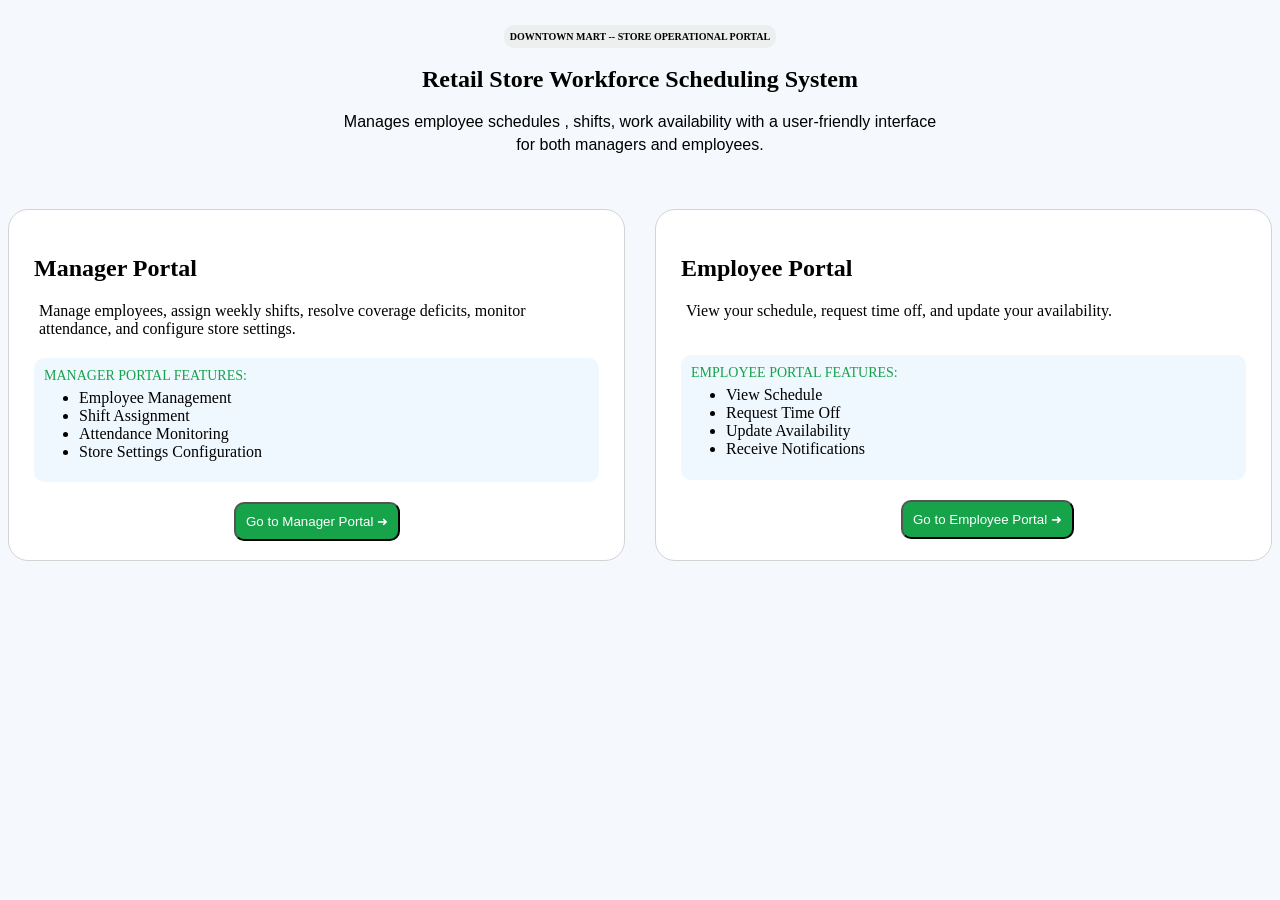
<file: index.html>
<!DOCTYPE html>
<html lang="en">
<head>
    <meta charset="UTF-8">
    <meta name="viewport" content="width=device-width, initial-scale=1.0">
    <title>Retail Shop-Status </title>
    <link rel="stylesheet" href="style.css">
</head>
<body>
    <div class="RoleSection">
        <h5>DOWNTOWN MART -- STORE OPERATIONAL PORTAL</h5>
        <h2>Retail Store Workforce Scheduling System</h2>
        <p>Manages employee schedules , shifts, work availability with a user-friendly interface</p>
        <p>           for both managers and employees.          </p>

    </div>
    <div class="roles">
    <section class="manager">
        <h2>Manager Portal</h2>
        <p>Manage employees, assign weekly shifts, resolve coverage deficits, monitor attendance, and configure store settings.</p>
        <div class="box1">
            <p class="m1">MANAGER PORTAL FEATURES:</p>
            <ul>
                <li>Employee Management</li>
                <li>Shift Assignment</li>
                <li>Attendance Monitoring</li>
                <li>Store Settings Configuration</li>
        </div>
<button class="btn1" onclick="window.location.href='mlogin.html'">
    Go to Manager Portal ➜
</button>    </section>  
    <section class="employee">
        <h2>Employee Portal</h2>
        <p>View your schedule, request time off, and update your availability.</p>
        <div class="box2">
            <p class="m2">EMPLOYEE PORTAL FEATURES:</p>
            <ul>
                <li>View Schedule</li>
                <li>Request Time Off</li>
                <li>Update Availability</li>
                <li>Receive Notifications</li>
                
            </ul>
             </div>
        <button class="btn2" onclick="window.location.href='elogin.html'">
    Go to Employee Portal ➜
</button>    </section>  
   
</body>
</html>
</file>
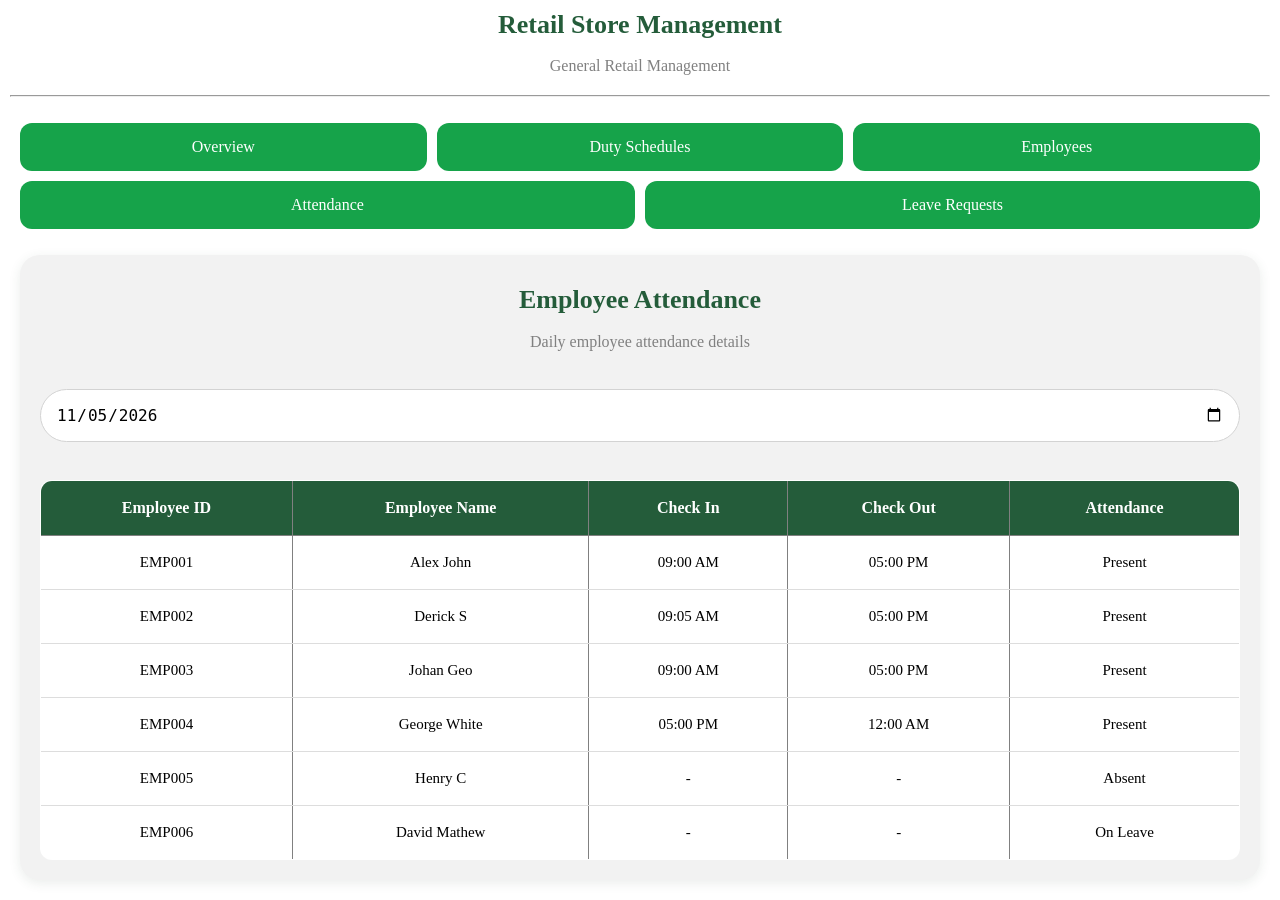
<file: attendance.html>
<!DOCTYPE html>
<html lang="en">

<head>
    <meta charset="UTF-8">
    <meta name="viewport" content="width=device-width, initial-scale=1.0">
    <title>Attendance</title>
    <link rel="stylesheet" href="pages.css">
</head>

<body>

    <h1 class="title">Retail Store Management</h1>
    <p id="under-title">General Retail Management</p>
    <hr>

    <nav class="nav">
        <ul>
            <li><a href="mdashboard.html">Overview</a></li>
            <li><a href="duty.html">Duty Schedules</a></li>
            <li><a href="employeelist.html">Employees</a></li>
            <li><a href="attendance.html">Attendance</a></li>
            <li><a href="leave.html">Leave Requests</a></li>
        </ul>
    </nav>

    <div class="firstbg">

        <h1 class="title">Employee Attendance</h1>
        <p id="under-title">Daily employee attendance details</p>

        <br>

        <input type="date" value="2026-11-05">

        <br><br>

        <table border="1" cellpadding="15" cellspacing="0" width="100%">

            <tr>
                <th class="theading">Employee ID</th>
                <th class="theading">Employee Name</th>
                <th class="theading">Check In</th>
                <th class="theading">Check Out</th>
                <th class="theading">Attendance</th>
            </tr>

            <tr>
                <td>EMP001</td>
                <td>Alex John</td>
                <td>09:00 AM</td>
                <td>05:00 PM</td>
                <td>Present</td>
            </tr>

            <tr>
                <td>EMP002</td>
                <td>Derick S</td>
                <td>09:05 AM</td>
                <td>05:00 PM</td>
                <td>Present</td>
            </tr>

            <tr>
                <td>EMP003</td>
                <td>Johan Geo</td>
                <td>09:00 AM</td>
                <td>05:00 PM</td>
                <td>Present</td>
            </tr>

            <tr>
                <td>EMP004</td>
                <td>George White</td>
                <td>05:00 PM</td>
                <td>12:00 AM</td>
                <td>Present</td>
            </tr>

            <tr>
                <td>EMP005</td>
                <td>Henry C</td>
                <td>-</td>
                <td>-</td>
                <td>Absent</td>
            </tr>

            <tr>
                <td>EMP006</td>
                <td>David Mathew</td>
                <td>-</td>
                <td>-</td>
                <td>On Leave</td>
            </tr>

        </table>

    </div>

</body>
</html>
</file>
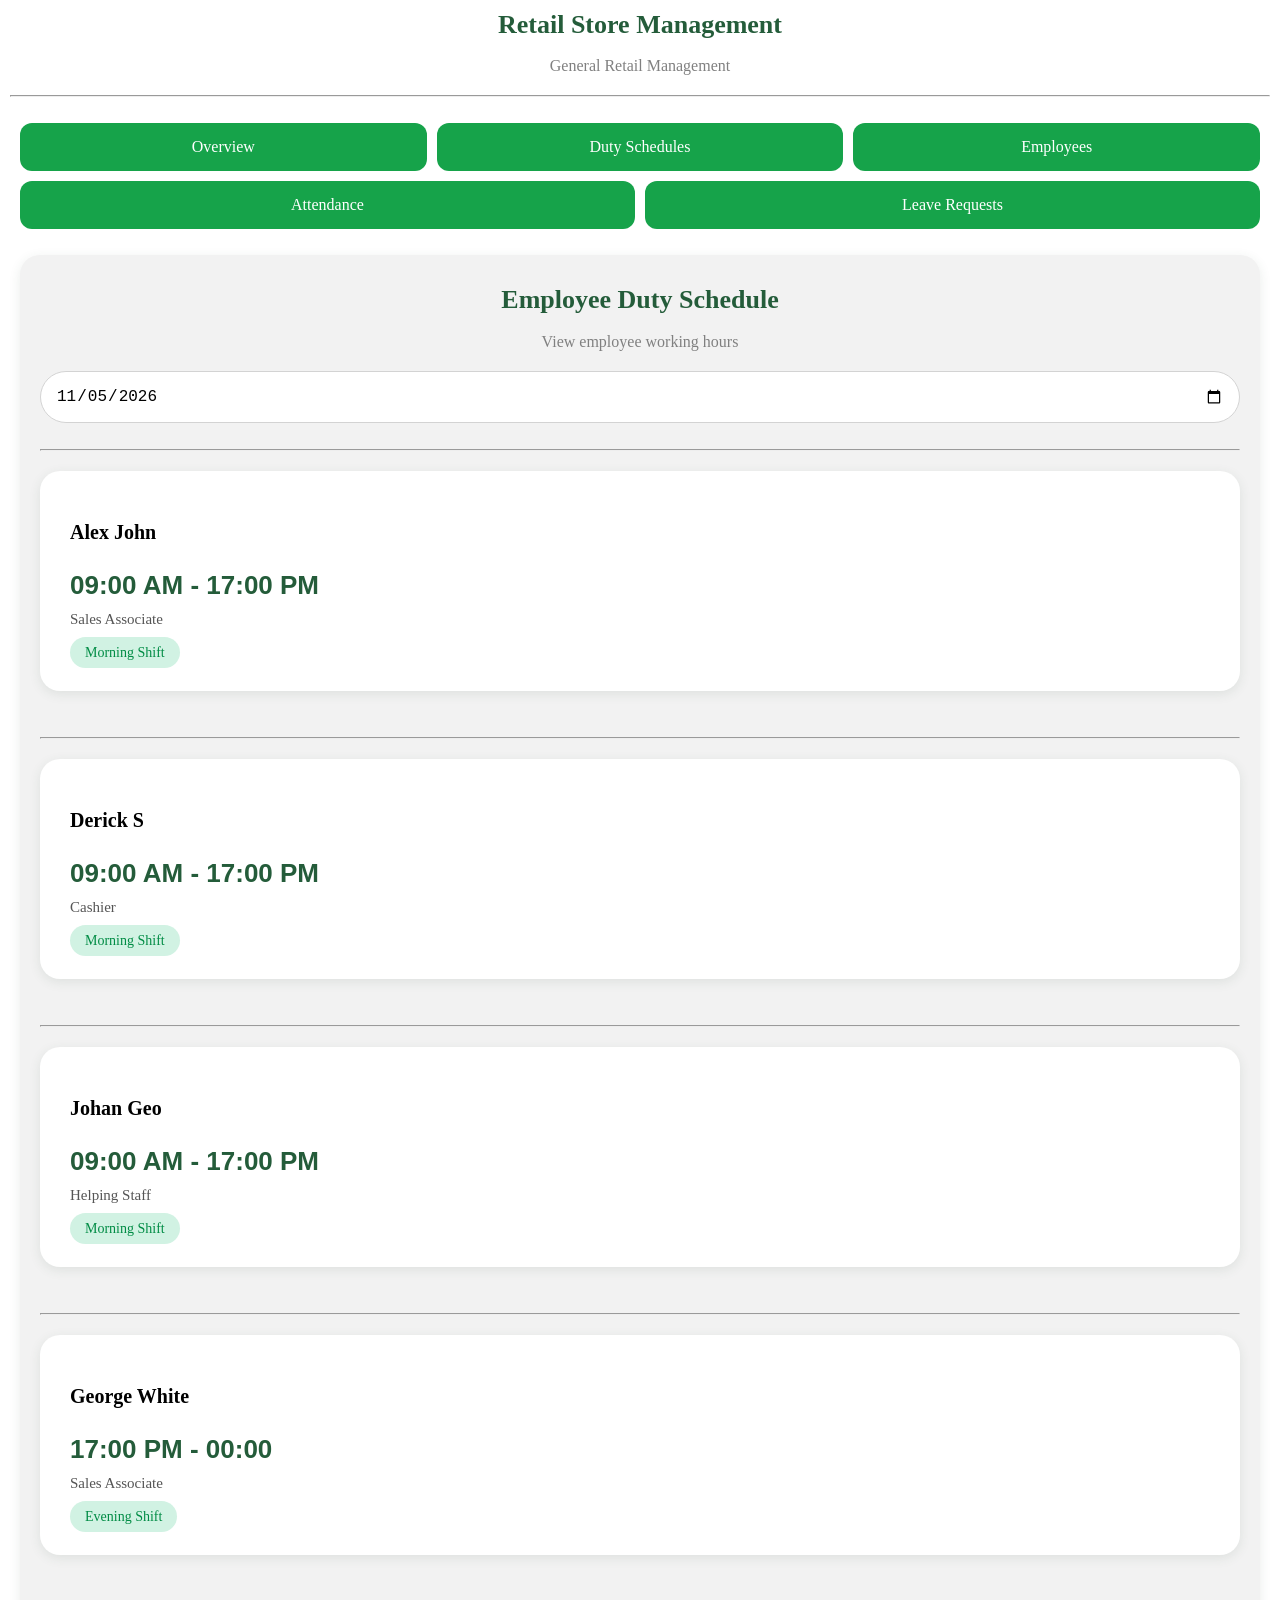
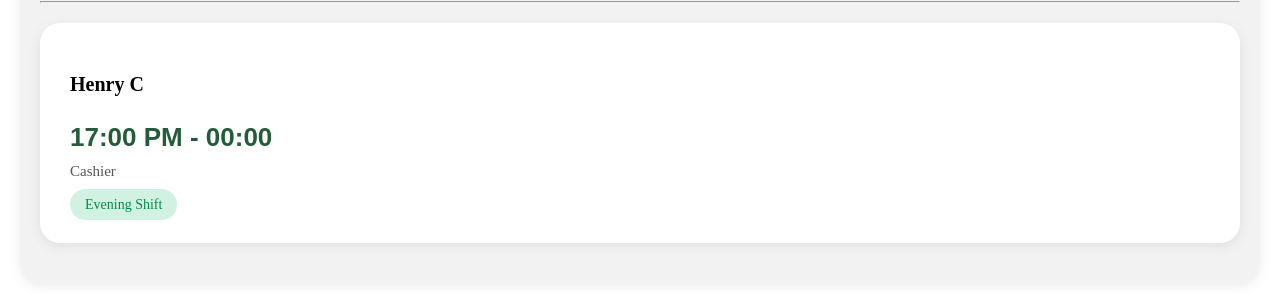
<file: duty.html>
<!DOCTYPE html>
<html lang="en">

<head>
    <meta charset="UTF-8">
    <meta name="viewport" content="width=device-width, initial-scale=1.0">
    <title>Duty Schedule</title>
    <link rel="stylesheet" href="pages.css">
</head>

<body>

    <h1 class="title">Retail Store Management</h1>
    <p id="under-title">General Retail Management</p>
    <hr>

    <nav class="nav">
        <ul>
            <li><a href="mdashboard.html">Overview</a></li>
            <li><a href="duty.html">Duty Schedules</a></li>
            <li><a href="employeelist.html">Employees</a></li>
            <li><a href="attendance.html">Attendance</a></li>
            <li><a href="leave.html">Leave Requests</a></li>
        </ul>
    </nav>

    <div class="ts">

        <h1 class="title">Employee Duty Schedule</h1>
        <p id="under-title">View employee working hours</p>

        <input type="date" value="2026-11-05">

        <br><br>
        <hr>

        <div class="emp1">
            <h3>Alex John</h3>
            <h3 id="t1">09:00 AM - 17:00 PM</h3>
            <p>Sales Associate</p>
            <span>Morning Shift</span>
        </div>

        <br>
        <hr>

        <div class="emp2">
            <h3>Derick S</h3>
            <h3 id="t2">09:00 AM - 17:00 PM</h3>
            <p>Cashier</p>
            <span>Morning Shift</span>
        </div>

        <br>
        <hr>

        <div class="emp3">
            <h3>Johan Geo</h3>
            <h3 id="t3">09:00 AM - 17:00 PM</h3>
            <p>Helping Staff</p>
            <span>Morning Shift</span>
        </div>

        <br>
        <hr>

        <div class="emp4">
            <h3>George White</h3>
            <h3 id="t4">17:00 PM - 00:00</h3>
            <p>Sales Associate</p>
            <span>Evening Shift</span>
        </div>

        <br>
        <hr>

        <div class="emp5">
            <h3>Henry C</h3>
            <h3 id="t5">17:00 PM - 00:00</h3>
            <p>Cashier</p>
            <span>Evening Shift</span>
        </div>

    </div>

</body>
</html>
</file>
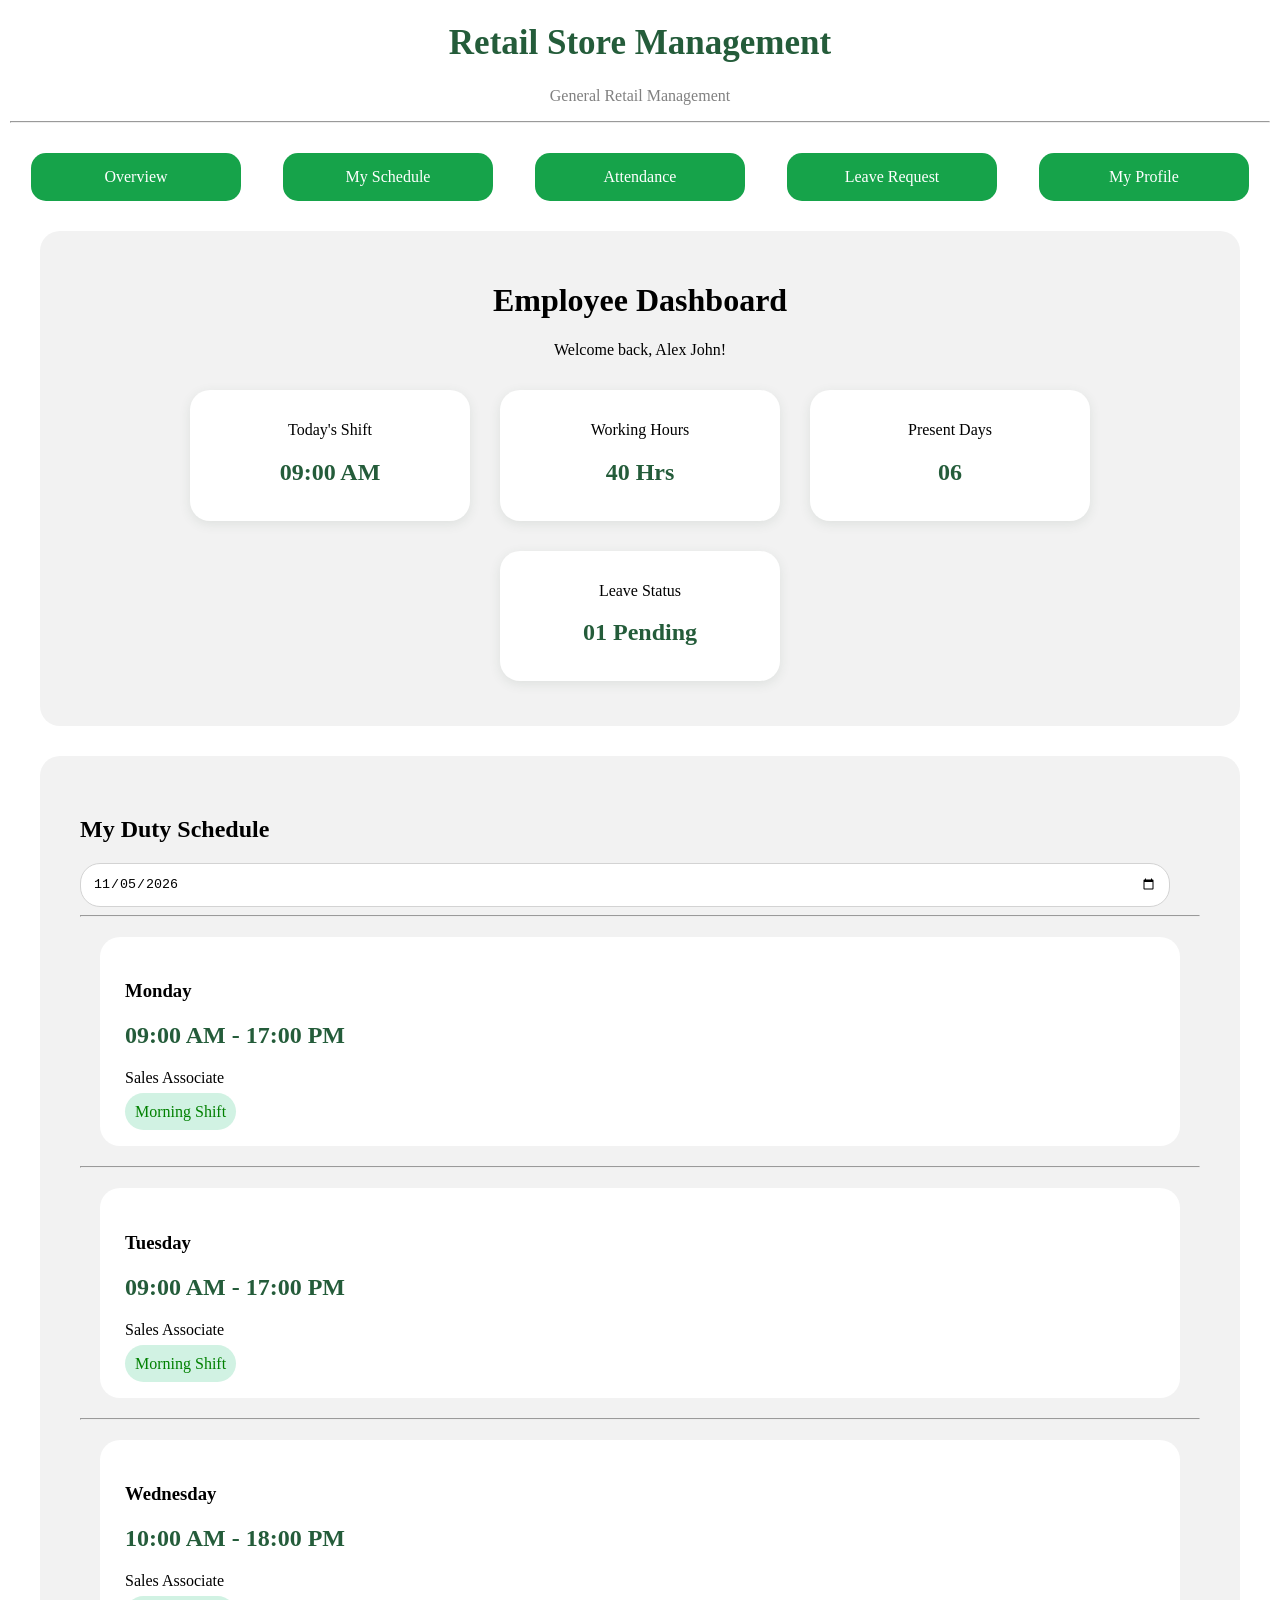
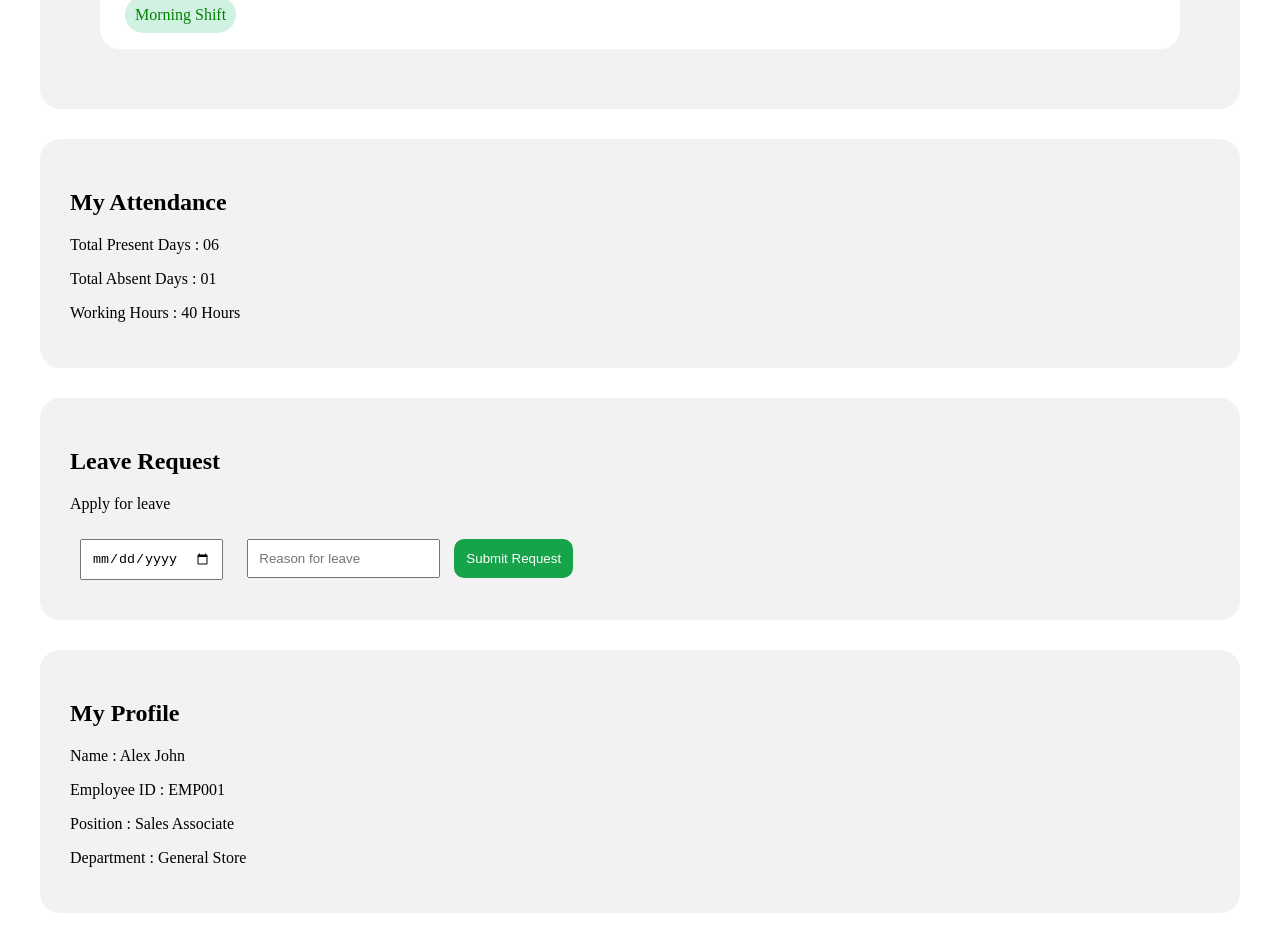
<file: edashboard.html>
<!DOCTYPE html>
<html>
<head>
    <title>Employee Dashboard</title>
     <meta charset="UTF-8">
    <meta name="viewport" content="width=device-width, initial-scale=1.0">
    <link rel="stylesheet" href="edashboard.css">
</head>

<body>

    <h1 class="title">Retail Store Management</h1>
    <p class="subtitle">General Retail Management</p>

    <hr>

    <div class="nav">
        <a href="#">Overview</a>
        <a href="#schedule">My Schedule</a>
        <a href="#attendance">Attendance</a>
        <a href="#leave">Leave Request</a>
        <a href="#profile">My Profile</a>
    </div>

    <div class="main">

        <h1>Employee Dashboard</h1>
        <p>Welcome back, Alex John!</p>

        <div class="cards">

            <div class="box">
                <p>Today's Shift</p>
                <h2>09:00 AM</h2>
            </div>

            <div class="box">
                <p>Working Hours</p>
                <h2>40 Hrs</h2>
            </div>

            <div class="box">
                <p>Present Days</p>
                <h2>06</h2>
            </div>

            <div class="box">
                <p>Leave Status</p>
                <h2>01 Pending</h2>
            </div>

        </div>
    </div>


    <div class="schedule" id="schedule">

        <h2>My Duty Schedule</h2>

        <input type="date" value="2026-11-05">

        <hr>

        <div class="duty">
            <h3>Monday</h3>
            <h2>09:00 AM - 17:00 PM</h2>
            <p>Sales Associate</p>
            <span>Morning Shift</span>
        </div>

        <hr>

        <div class="duty">
            <h3>Tuesday</h3>
            <h2>09:00 AM - 17:00 PM</h2>
            <p>Sales Associate</p>
            <span>Morning Shift</span>
        </div>

        <hr>

        <div class="duty">
            <h3>Wednesday</h3>
            <h2>10:00 AM - 18:00 PM</h2>
            <p>Sales Associate</p>
            <span>Morning Shift</span>
        </div>

    </div>


    <div class="attendance" id="attendance">
        <h2>My Attendance</h2>
        <p>Total Present Days : 06</p>
        <p>Total Absent Days : 01</p>
        <p>Working Hours : 40 Hours</p>
    </div>


    <div class="leave" id="leave">
        <h2>Leave Request</h2>

        <p>Apply for leave</p>

        <input type="date">
        <input type="text" placeholder="Reason for leave">

        <button id="btnL" type="button">Submit Request</button>
    </div>



    <div class="profile" id="profile">
        <h2>My Profile</h2>
        <p>Name : Alex John</p>
        <p>Employee ID : EMP001</p>
        <p>Position : Sales Associate</p>
        <p>Department : General Store</p>
    </div>

</body>
</html>
</file>
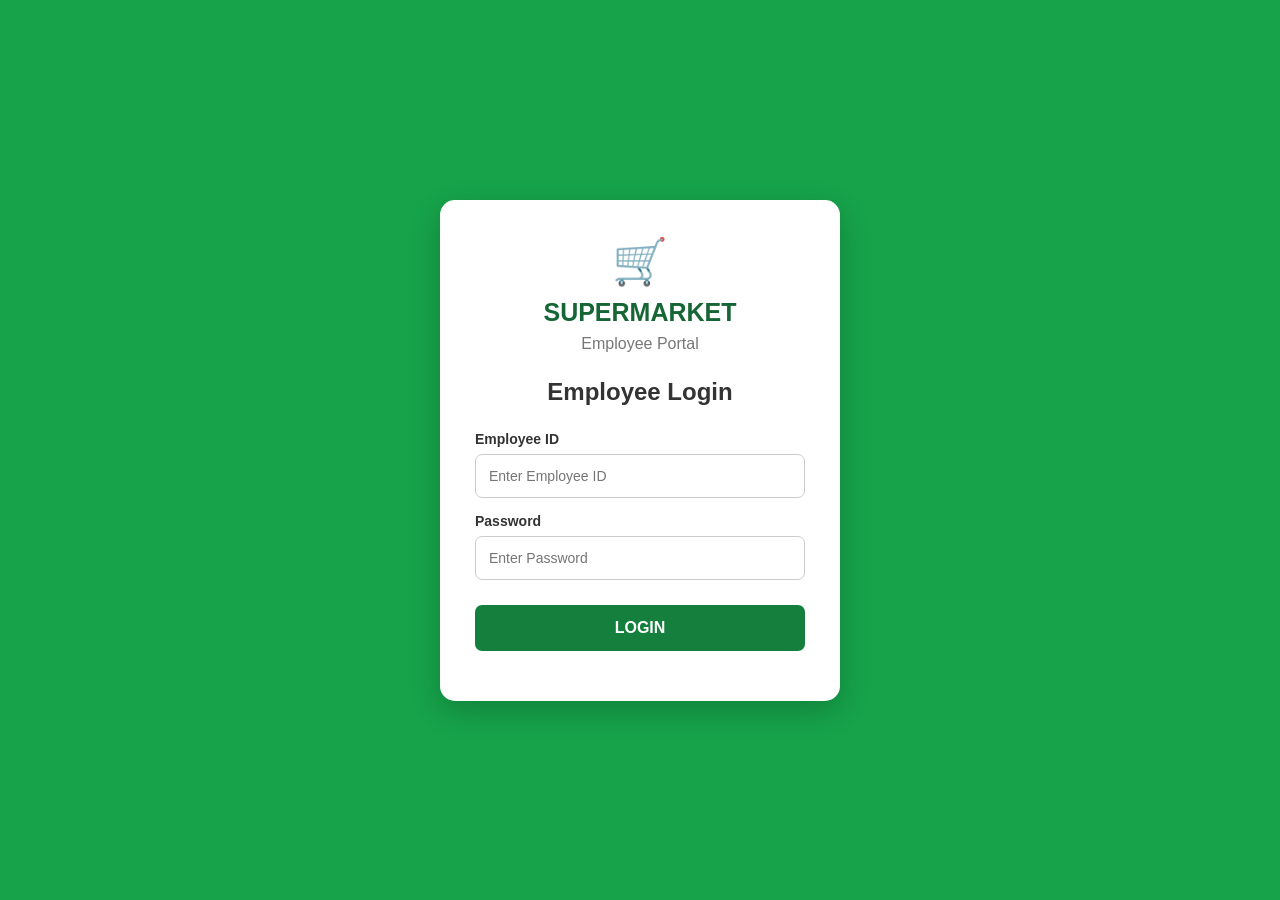
<file: elogin.html>
<!DOCTYPE html>
<html lang="en">

<head>
    <meta charset="UTF-8">
    <meta name="viewport" content="width=device-width, initial-scale=1.0">
    <title>Employee Login | Supermarket</title>
    <link rel="stylesheet" href="elogin.css">
</head>

<body>

    <div class="login-container">

        <div class="logo">🛒</div>

        <h1>SUPERMARKET</h1>
        <p class="subtitle">Employee Portal</p>

        <h2>Employee Login</h2>

        <form id="loginForm">

            <label>Employee ID</label>
            <input type="text" id="employeeId"
                placeholder="Enter Employee ID" required>

            <label>Password</label>
            <input type="password" id="password"
                placeholder="Enter Password" required>

            <button class="btn1" type="button"
                onclick="window.location.href='edashboard.html'">
                LOGIN
            </button>

        </form>

        <p id="message"></p>

    </div>

</body>
</html>
</file>
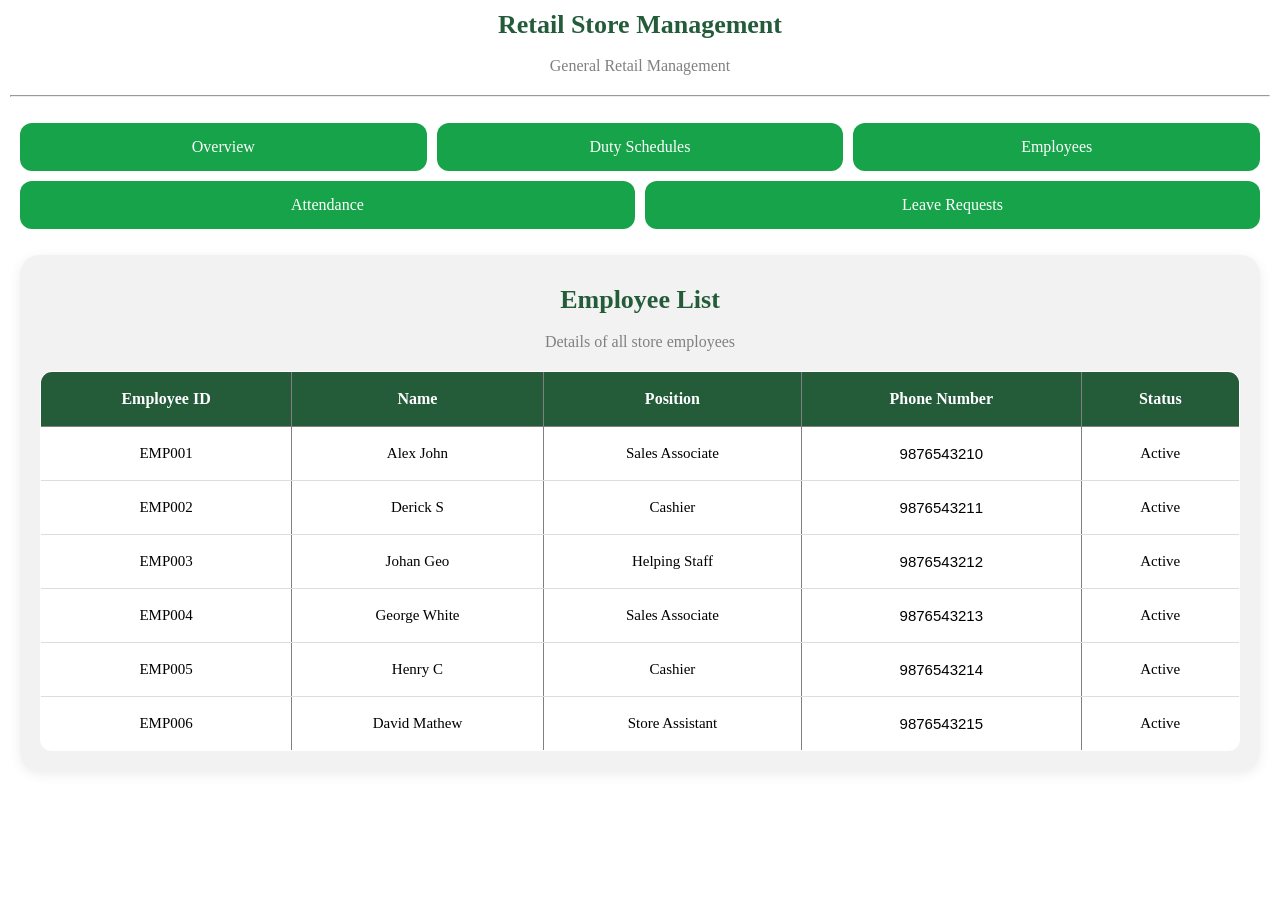
<file: employeelist.html>
<!DOCTYPE html>
<html lang="en">

<head>
    <meta charset="UTF-8">
    <meta name="viewport" content="width=device-width, initial-scale=1.0">
    <title>Employee List</title>
    <link rel="stylesheet" href="pages.css">
</head>

<body>

    <h1 class="title">Retail Store Management</h1>
    <p id="under-title">General Retail Management</p>
    <hr>

    <nav class="nav">
        <ul>
            <li><a href="mdashboard.html">Overview</a></li>
            <li><a href="duty.html">Duty Schedules</a></li>
            <li><a href="employeelist.html">Employees</a></li>
            <li><a href="attendance.html">Attendance</a></li>
            <li><a href="leave.html">Leave Requests</a></li>
        </ul>
    </nav>

    <div class="firstbg">

        <h1 class="title">Employee List</h1>
        <p id="under-title">Details of all store employees</p>

        <table border="1" cellpadding="15" cellspacing="0" width="100%">
            <tr>
                <th class="theading">Employee ID</th>
                <th class="theading">Name</th>
                <th class="theading">Position</th>
                <th class="theading">Phone Number</th>
                <th class="theading">Status</th>
            </tr>

            <tr>
                <td>EMP001</td>
                <td>Alex John</td>
                <td>Sales Associate</td>
                <td id="numb">9876543210</td>
                <td>Active</td>
            </tr>

            <tr>
                <td>EMP002</td>
                <td>Derick S</td>
                <td>Cashier</td>
                <td id="numb">9876543211</td>
                <td>Active</td>
            </tr>

            <tr>
                <td>EMP003</td>
                <td>Johan Geo</td>
                <td>Helping Staff</td>
                <td id="numb">9876543212</td>
                <td>Active</td>
            </tr>

            <tr>
                <td>EMP004</td>
                <td>George White</td>
                <td>Sales Associate</td>
                <td id="numb">9876543213</td>
                <td>Active</td>
            </tr>

            <tr>
                <td>EMP005</td>
                <td>Henry C</td>
                <td>Cashier</td>
                <td id="numb">9876543214</td>
                <td>Active</td>
            </tr>

            <tr>
                <td>EMP006</td>
                <td>David Mathew</td>
                <td>Store Assistant</td>
                <td id="numb">9876543215</td>
                <td>Active</td>
            </tr>
        </table>

    </div>

</body>
</html>
</file>
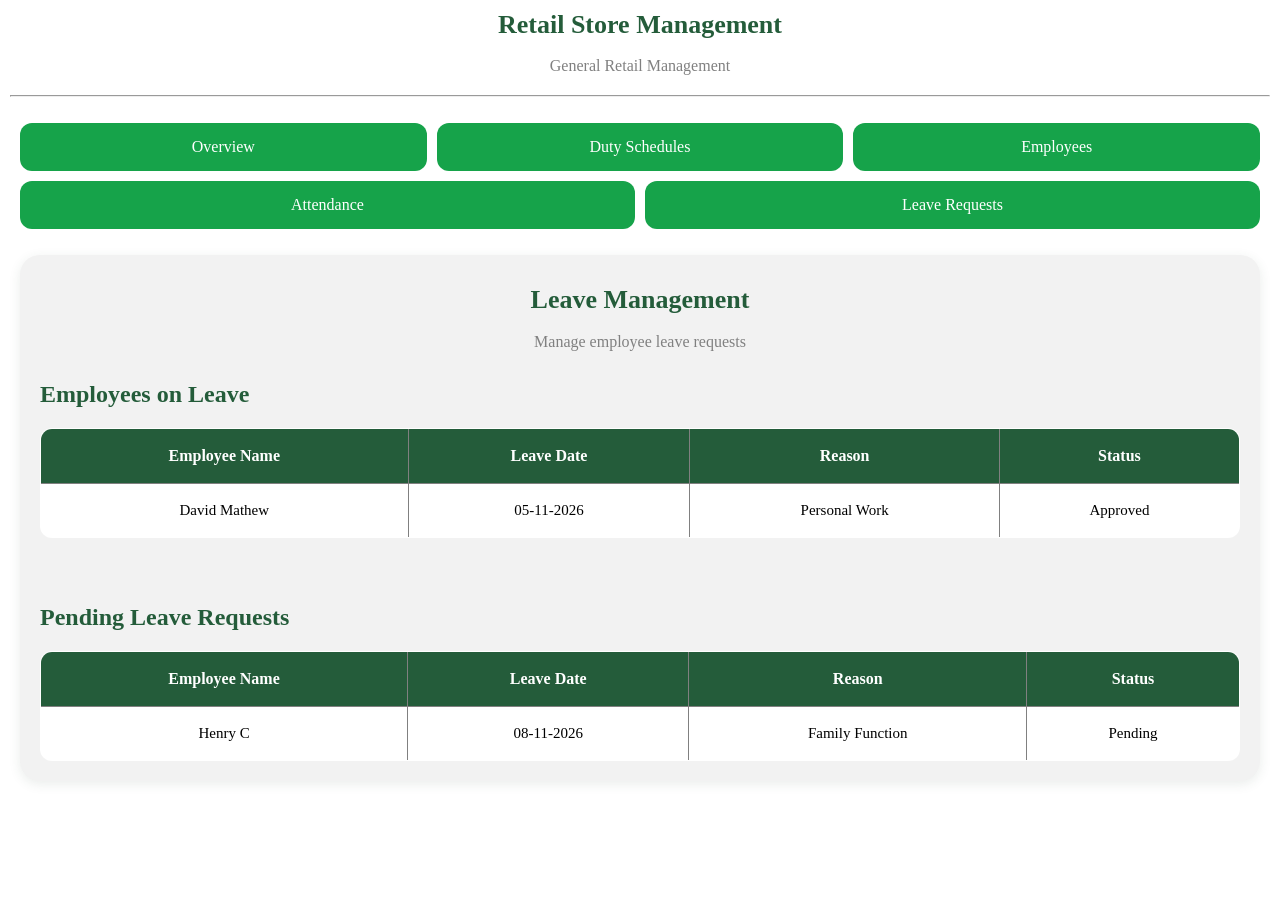
<file: leave.html>
<!DOCTYPE html>
<html lang="en">

<head>
    <meta charset="UTF-8">
    <meta name="viewport" content="width=device-width, initial-scale=1.0">
    <title>Leave Requests</title>
    <link rel="stylesheet" href="pages.css">
</head>

<body>

    <h1 class="title">Retail Store Management</h1>
    <p id="under-title">General Retail Management</p>
    <hr>

    <nav class="nav">
        <ul>
            <li><a href="mdashboard.html">Overview</a></li>
            <li><a href="duty.html">Duty Schedules</a></li>
            <li><a href="employeelist.html">Employees</a></li>
            <li><a href="attendance.html">Attendance</a></li>
            <li><a href="leave.html">Leave Requests</a></li>
        </ul>
    </nav>

    <div class="firstbg">

        <h1 class="title">Leave Management</h1>
        <p id="under-title">Manage employee leave requests</p>

        <h2>Employees on Leave</h2>

        <table border="1" cellpadding="15" cellspacing="0" width="100%">
            <tr>
                <th class="theading">Employee Name</th>
                <th class="theading">Leave Date</th>
                <th class="theading">Reason</th>
                <th class="theading">Status</th>
            </tr>

            <tr>
                <td>David Mathew</td>
                <td>05-11-2026</td>
                <td>Personal Work</td>
                <td>Approved</td>
            </tr>
        </table>

        <br><br>

        <h2>Pending Leave Requests</h2>

        <table border="1" cellpadding="15" cellspacing="0" width="100%">
            <tr>
                <th class="theading">Employee Name</th>
                <th class="theading">Leave Date</th>
                <th class="theading">Reason</th>
                <th class="theading">Status</th>
            </tr>

            <tr>
                <td>Henry C</td>
                <td>08-11-2026</td>
                <td>Family Function</td>
                <td>Pending</td>
            </tr>

        </table>

    </div>

</body>
</html>
</file>
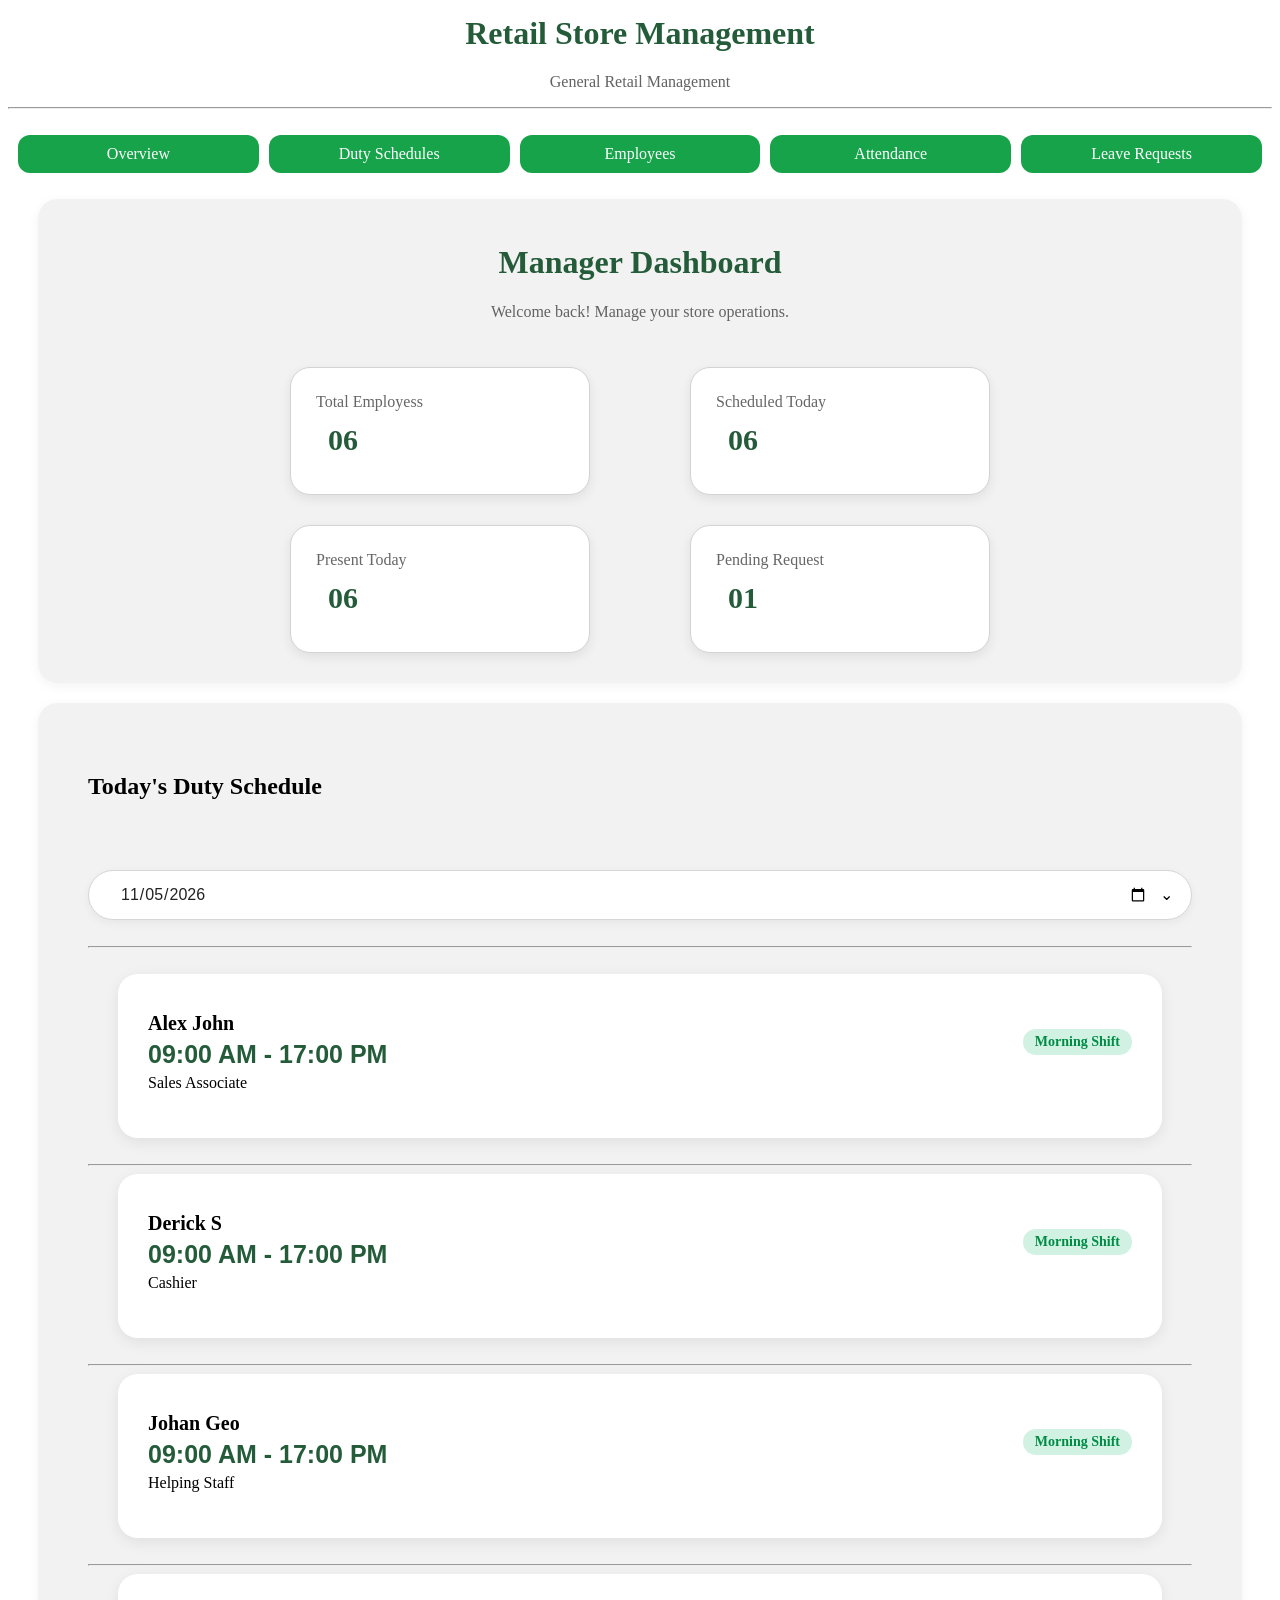
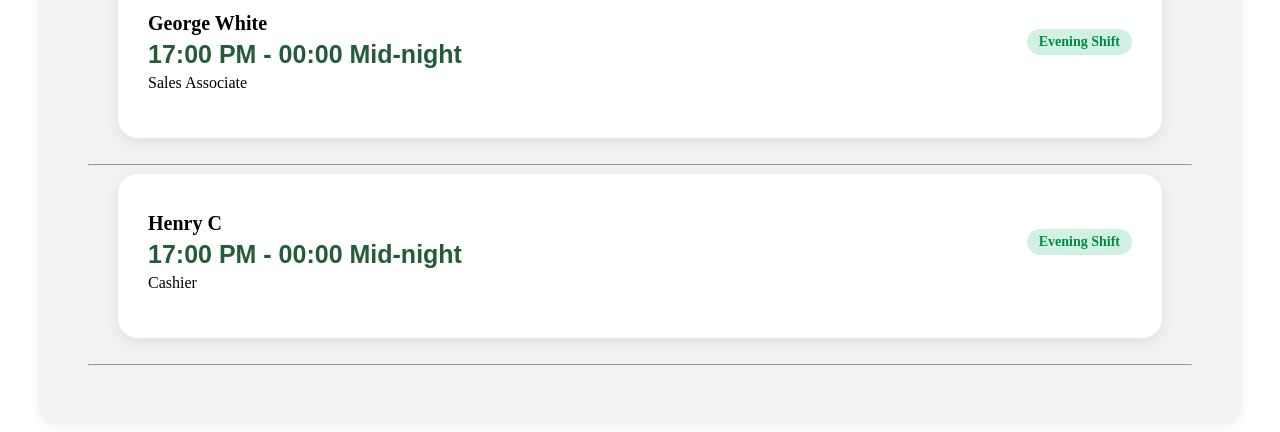
<file: mdashboard.html>
<!DOCTYPE html>
<html lang="en">

<head>
    <meta charset="UTF-8">
    <meta name="viewport" content="width=device-width, initial-scale=1.0">
    <title>Manager Dashboard</title>
    <link rel="stylesheet" href="mdash.css">

</head>

<body>
    <h1 class="title">Retail Store Management</h1>
<p id="under-title">General Retail Management</p>
    <hr>
    <nav class="nav">
        <ul>
            <li><a href="mdashboard.html">Overview</a></li>
            <li><a href="duty.html">Duty Schedules</a></li>
            <li><a href="employeelist.html">Employees</a></li>
            <li><a href="attendance.html">Attendance</a></li>
            <li><a href="leave.html">Leave Requests</a></li>
        </ul>
    </nav>

    <div class="firstbg">


        <h1 class="title">Manager Dashboard</h1>
        <p id="under-title">Welcome back! Manage your store operations.</p>





        <section class="top">
            <div class="employee-count">
                <p>Total Employess</p>
                <h3>06</h3>
            </div>


            <div class="Schedule">
                <p>Scheduled Today</p>
                <h3>06</h3>
            </div>
        </section>


        <section class="bottom">
            <div class="Present">
                <p>Present Today</p>
                <h3>06</h3>
            </div>

            <div class="req">
                <p>Pending Request</p>
                <h3>01</h3>
            </div>
        </section>
    </div>



    <div class="ts">
        <div id="ft">
            <h2>Today's Duty Schedule</h2>
            <h2 id="block">Edit Schedule</h2>
            <br>
            <br>

            <div class="datebox">

                <div class="calendar">
                </div>

                <input type="date" value="2026-11-05" id="date">

                <span class="arrow">⌄</span>
                

            </div>
            <br>
            <hr>
        </div>

        <br>
        <div class="emp1">
            <br>
            <div class="adjust">
            <h3 id="name1">Alex John</h3>
            <div class="shift-container">
                <h3 id="alc1">Morning Shift</h3>
            </div>
            <h3 id="t1">09:00 AM - 17:00 PM</h3>
            <p>Sales Associate</p>
            </div>
        </div>
        <br>
        <hr>

        <div class="emp2">
            <br>
            <div class="adjust2">
            <h3 id="name2">Derick S</h3>
            <div class="shift-container2">
                <h3 id="alc2">Morning Shift</h3>
            </div>
            <h3 id="t2">09:00 AM - 17:00 PM</h3>
            <p>Cashier</p>
            </div>
        </div>
        <br>
        <hr>

        <div class="emp3">
            <br>
            <div class="adjust3">
            <h3 id="name3">Johan Geo</h3>
            <div class="shift-container3">
                <h3 id="alc3">Morning Shift</h3>
            </div>
            <h3 id="t3">09:00 AM - 17:00 PM</h3>
            <p>Helping Staff</p>
            </div>
        </div>
        <br>
        <hr>

        <div class="emp4">
            <br>
            <div class="adjust4">
            <h3 id="name4">George White</h3>
            <div class="shift-container4">
                <h3 id="alc4">Evening Shift</h3>
            </div>
            <h3 id="t4">17:00 PM - 00:00 Mid-night</h3>
            <p>Sales Associate</p>
            </div>
        </div>
        <br>
        <hr>

        <div class="emp5">
            <br>
            <div class="adjust5">
            <h3 id="name5">Henry C</h3>
            <div class="shift-container5">
                <h3 id="alc5">Evening Shift</h3>
            </div>
            <h3 id="t5">17:00 PM - 00:00 Mid-night</h3>
            <p>Cashier</p>
            </div>
        </div>
        <br>
        <hr>

        
    </div>



</body>

</html>
</file>
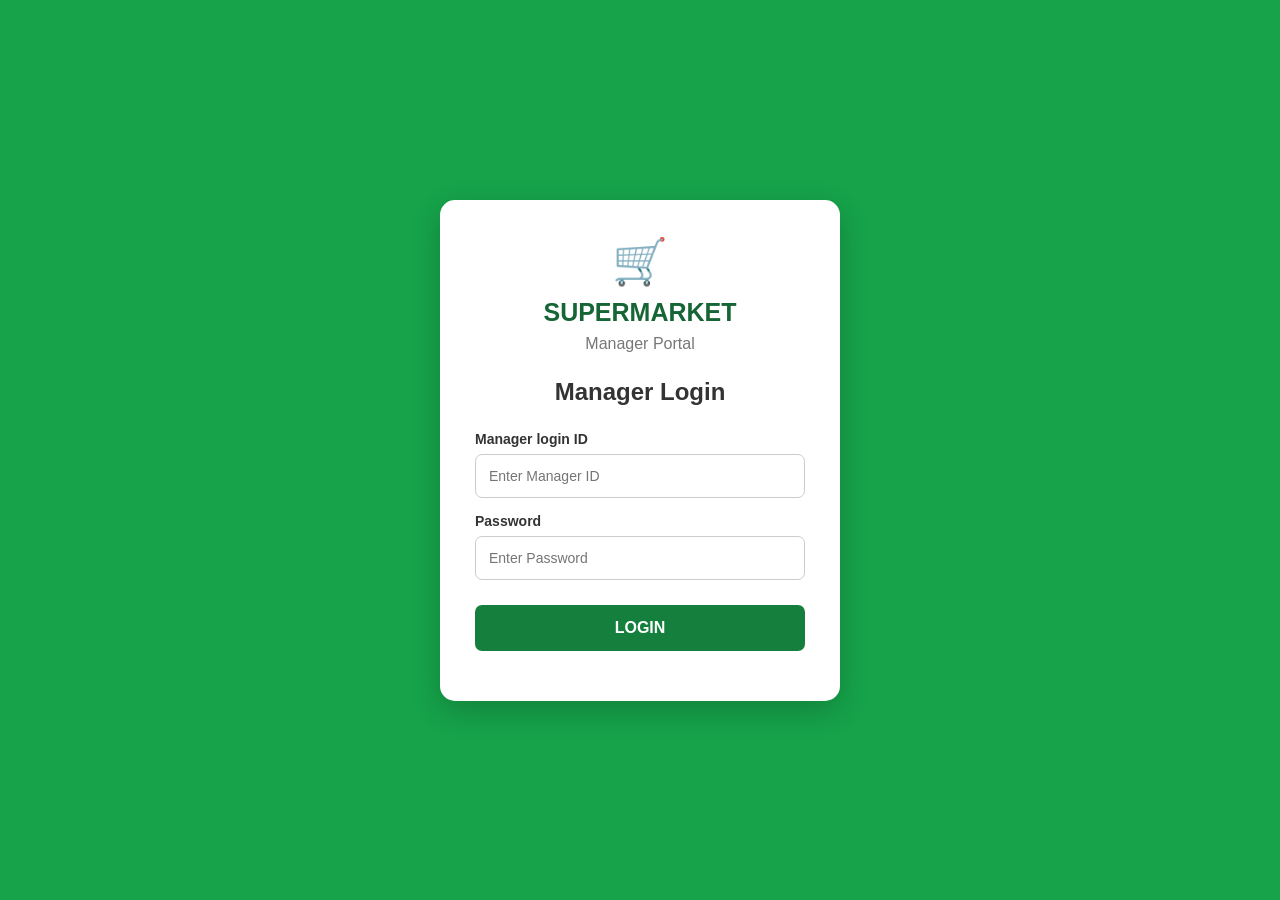
<file: mlogin.html>
<!DOCTYPE html>
<html lang="en">
<head>
    <meta charset="UTF-8">
    <meta name="viewport" content="width=device-width, initial-scale=1.0">
    <title>Employee Login | Supermarket</title>
    <link rel="stylesheet" href="mlogin.css">
</head>
<body>

<div class="login-container">

    <div class="logo">🛒</div>

    <h1>SUPERMARKET</h1>
    <p class="subtitle">Manager Portal</p>

    <h2>Manager Login</h2>

    <form id="form">

        <label>Manager login ID</label>
        <input type="text" id="employeeId"
               placeholder="Enter Manager ID" required>

        <label>Password</label>
        <input type="password" id="password"
               placeholder="Enter Password" required>

        <button class="btn1" type="button" onclick="window.location.href='mdashboard.html'">
    LOGIN
</button>

    </form>

    <p id="message"></p>
</div>

</body>
</html>
</file>
<file: style.css>
body{
    background-color: rgb(245, 249, 253);
}

.RoleSection{
    text-align: center;
}

.RoleSection h5{
    font-size:10px;
    display: inline-block;
    background-color:  #ecefed;
    padding: 6px

}

.RoleSection h5{
    border-radius: 10px;
}

.RoleSection h2{
    margin-top: 2px;
    font-family: tahoma;
}

.RoleSection p{
    font-size: 16px;
    font-family: arial;
    margin-top: 2px;
}

.roles {
    display: flex;
    justify-content: center;
    gap: 30px;
}

.manager,
.employee {
    margin-top: 50px;
    height: 300px;
    width: 600px;
    padding: 25px;
    background-color: white;
    border: 1px solid lightgray;
    border-radius: 20px;
    text-align: left;
}

.box1{
    background-color:aliceblue;
    padding: 5px;
    margin-top: 20px;
    margin-bottom: 20px;
    border-radius: 10px;

}

.box1 ul{
    margin-top: 0px;
}
p{
    margin:5px;
}

.btn1{
    background-color: #16A34A;
    padding: 10px;
    border-radius: 10px;
    text-decoration: none;
    color: white;
    margin-left: 200px;


}

.btn1:hover{
    background-color: #15803D;
    color: white;
}
.btn1{
    align-items: center;
}

.m1{
    font-family:poppins;
    color:#16A34A;
    font-size: 14px;
}



.box2{
    background-color:aliceblue;
    height: 115px;
    padding: 5px;
    margin-top: 35px;
    margin-bottom: 20px;
    border-radius: 10px;

}

.box2 ul{
    margin-top: 0px;
}
p{
    margin:5px;
}

.btn2{
    background-color: #16A34A;
    padding: 10px;
    border-radius: 10px;
    text-decoration: none;
    color: white;
    margin-left: 220px;

}

.btn2:hover{
    background-color:#15803D;
    color: white;
}
.btn2{
    align-items: center;
}

.m2{
    font-family:poppins;
    color:#16A34A;
    font-size: 14px;

}
</file>
<file: pages.css>
body {
    margin: 10px;
    background-color: white;
    font-family: Georgia;
}



.title {
    text-align: center;
    color: #245c3a;
    font-size: 35px;
    margin-top: 10px;
    margin-left: 0;
}

#under-title {
    text-align: center;
    color: gray;
    font-size: 16px;
    margin-top: 10px;
    margin-left: 0;
    margin-bottom: 20px;
}



.nav ul {
    display: flex;
    gap: 10px;
    padding: 10px;
    background-color: white;
    list-style-type: none;
}

.nav li {
    flex: 1;
}

.nav a {
    display: block;
    text-align: center;
    padding: 15px;
    color: white;
    background: #16A34A;
    border-radius: 12px;
    text-decoration: none;
}

.nav a:hover {
    background-color: #12863d;
}


.firstbg {
    background-color: rgb(242, 242, 242);
    margin: 30px;
    border-radius: 20px;
    padding: 40px;
    box-shadow: 0 3px 12px rgba(50, 80, 60, 0.10);
}


table {
    width: 100%;
    border-collapse: collapse;
    background-color: white;
    margin-top: 20px;
    border-radius: 12px;
    overflow: hidden;
}

th {
    background-color: #245c3a;
    color: white;
    padding: 18px;
    font-size: 16px;
}

td {
    padding: 18px;
    text-align: center;
    font-size: 15px;
    border-bottom: 1px solid #dddddd;
}

tr:hover {
    background-color: #f1f8f3;
}




.ts {
    background-color: rgb(242, 242, 242);
    margin: 30px;
    padding: 40px;
    border-radius: 20px;
    box-shadow: 0 3px 12px rgba(50, 80, 60, 0.10);
}

.ts h1 {
    color: #245c3a;
}




input[type="date"] {
    padding: 15px;
    width: 100%;
    border: 1px solid lightgray;
    border-radius: 30px;
    background-color: white;
    font-size: 16px;
    box-sizing: border-box;
}




.emp1,
.emp2,
.emp3,
.emp4,
.emp5 {
    background-color: white;
    margin: 20px 0;
    padding: 30px;
    border-radius: 20px;
    box-shadow: 0 3px 12px rgba(50, 80, 60, 0.10);
}



.emp1 h3,
.emp2 h3,
.emp3 h3,
.emp4 h3,
.emp5 h3 {
    font-size: 20px;
    margin-bottom: 10px;
}



#t1,
#t2,
#t3,
#t4,
#t5 {
    color: #245c3a;
    font-size: 26px;
    font-family: Arial;
    margin-bottom: 10px;
}




.emp1 span,
.emp2 span,
.emp3 span,
.emp4 span,
.emp5 span {
    background-color: #d1f2e3;
    color: #008c45;
    padding: 8px 15px;
    border-radius: 20px;
    font-size: 14px;
}



.firstbg p,
.ts p {
    font-size: 15px;
    color: #555;
    margin-top: 10px;
}




.firstbg h2 {
    color: #245c3a;
    margin-top: 30px;
}



    .nav ul {
        flex-wrap: wrap;
    }

    .nav li {
        flex: 1 1 30%;
    }

    .firstbg,
    .ts {
        margin: 10px;
        padding: 20px;
        overflow-x: auto;
    }

    table {
        min-width: 600px;
    }

    .title {
        font-size: 26px;
    }

#numb{
    font-family: 'Lucida Sans', 'Lucida Sans Regular', 'Lucida Grande', 'Lucida Sans Unicode', Geneva, Verdana, sans-serif;
}
</file>
<file: edashboard.css>
body {
    margin: 10px;
    font-family: Georgia;
    background-color: white;
}

.title {
    text-align: center;
    color: #245c3a;
    font-size: 35px;
}

.subtitle {
    text-align: center;
    color: gray;
}

.nav {
    display: flex;
    justify-content: space-around;
    margin-top: 30px;
}

.nav a {
    background-color: #16A34A;
    color: white;
    padding: 15px;
    text-decoration: none;
    border-radius: 15px;
    width: 180px;
    text-align: center;
}

.nav a:hover {
    background-color: #12863d;
}

.main {
    background-color: rgb(242,242,242);
    margin: 30px;
    padding: 30px;
    text-align: center;
    border-radius: 20px;
}

.cards {
    display: flex;
    flex-wrap: wrap;
    justify-content: center;
}

.box {
    background-color: white;
    width: 250px;
    padding: 15px;
    margin: 15px;
    border-radius: 20px;
    box-shadow: 0 3px 12px rgba(50,80,60,0.10);
}

.box h2 {
    color: #245c3a;
}

.schedule {
    background-color: rgb(242,242,242);
    margin: 30px;
    padding: 40px;
    border-radius: 20px;
}

.schedule h2 {
    color: black;
}

.schedule input {
    width: 95%;
    padding: 12px;
    border-radius: 20px;
    border: 1px solid lightgray;
}

.duty {
    background-color: white;
    padding: 25px;
    margin: 20px;
    border-radius: 20px;
}

.duty h2 {
    color: #245c3a;
}

.duty span {
    background-color: #d1f2e3;
    color: green;
    padding: 10px;
    border-radius: 20px;
}

.attendance {
    background-color: rgb(242,242,242);
    margin: 30px;
    padding: 30px;
    border-radius: 20px;
}

.leave {
    background-color: rgb(242,242,242);
    margin: 30px;
    padding: 30px;
    border-radius: 20px;
}

.leave input {
    padding: 10px;
    margin: 10px;
}

.leave button {
    background-color: #16A34A;
    color: white;
    padding: 12px;
    border: none;
    border-radius: 10px;
}

.leave button:hover{
    background-color: #12863d;

}

.profile {
    background-color: rgb(242,242,242);
    margin: 30px;
    padding: 30px;
    border-radius: 20px;
}

#btnL{
    cursor: pointer;
}
</file>
<file: elogin.css>
* {
    margin: 0;
    padding: 0;
    box-sizing: border-box;
    font-family: Arial, sans-serif;
}

body {
    min-height: 100vh;
    display: flex;
    justify-content: center;
    align-items: center;
    padding: 20px;
    background: #16a34a;
}

.login-container {
    background: white;
    width: 100%;
    max-width: 400px;
    padding: 35px;
    border-radius: 15px;
    box-shadow: 0 10px 30px rgba(0,0,0,0.2);
}

.logo {
    text-align: center;
    font-size: 45px;
    margin-bottom: 10px;
}

h1 {
    text-align: center;
    color: #166534;
    font-size: 25px;
}

.subtitle {
    text-align: center;
    color: #777;
    margin: 8px 0 25px;
}

h2 {
    text-align: center;
    margin-bottom: 25px;
    color: #333;
}

label {
    display: block;
    margin: 15px 0 7px;
    color: #333;
    font-weight: bold;
    font-size: 14px;
}

input, select {
    width: 100%;
    padding: 13px;
    border: 1px solid #ccc;
    border-radius: 7px;
    outline: none;
    font-size: 14px;
    background: white;
}

input:focus, select:focus {
    border-color: #16a34a;
}

button {
    width: 100%;
    padding: 14px;
    margin-top: 25px;
    border: none;
    border-radius: 7px;
    background: #15803d;
    color: white;
    font-size: 16px;
    font-weight: bold;
    cursor: pointer;
}

button:hover {
    background: #166534;
}

.bottom-text {
    text-align: center;
    margin-top: 22px;
    font-size: 14px;
    color: #555;
}

.bottom-text a {
    color: #15803d;
    font-weight: bold;
    text-decoration: none;
}

#message {
    text-align: center;
    margin-top: 15px;
    font-size: 14px;
}
</file>
<file: mdash.css>
* {
    box-sizing: border-box;
}


.employee-count {
    margin-top: 50px;
    width: 300px;
    padding: 25px;
    background-color: white;
    border: 1px solid lightgray;
    border-radius: 20px;
    box-shadow: 0 4px 12px rgba(0, 0, 0, 0.08);
}

.employee-count p {
    margin: 0;
    font-size: 16px;
    color: #666;
}

.employee-count h3 {
    margin: 12px ;
    font-size: 30px;
    color: #245c3a;
}


.Schedule {
    margin-top: 50px;
    width: 300px;
    padding: 25px;
    background-color: white;
    border: 1px solid lightgray;
    border-radius: 20px;
    box-shadow: 0 4px 12px rgba(0, 0, 0, 0.08);
}

.Schedule p {
    margin: 0;
    font-size: 16px;
    color: #666;
}

.Schedule h3 {
    margin: 12px ;
    font-size: 30px;
    color: #245c3a;
}


.Present {
    margin-top: 50px;
    width: 300px;
    padding: 25px;
    background-color: white;
    border: 1px solid lightgray;
    border-radius: 20px;
    box-shadow: 0 4px 12px rgba(0, 0, 0, 0.08);
}

.Present p {
    margin: 0;
    font-size: 16px;
    color: #666;
}

.Present h3 {
    margin: 12px;
    font-size: 30px;
    color: #245c3a;
}


.req {
    margin-top: 50px;
    width: 300px;
    padding: 25px;
    background-color: white;
    border: 1px solid lightgray;
    border-radius: 20px;
    box-shadow: 0 4px 12px rgba(0, 0, 0, 0.08);
}

.req p {
    margin: 0;
    font-size: 16px;
    color: #666;
}

.req h3 {
    margin: 12px;
    font-size: 30px;
    color: #245c3a;
}



.top {
    display: flex;
    justify-content: center;
    gap: 100px;
    margin: -20px;
}

.bottom {
    display: flex;
    justify-content: center;
    gap: 100px;
}


.nav ul {
    display: flex;
    gap: 10px;
    padding: 10px;
    background-color: white;
    list-style-type: none;
}

.nav li {
    flex: 1;
}

.nav a {
    display: block;
    text-align: center;
    padding: 10px;
    color: white;
    background: #16A34A;
    border-radius: 12px;
    text-decoration: none;
}

.nav a:hover {
    background-color: #12863d;
}


.title {
    text-align: center;
    margin-top: 15px;
    margin-left: 0;
    font-size: 32px;
    color: #245c3a;
}

#under-title {
    font-size: 16px;
    margin-top: 8px;
    color: rgb(99, 98, 98);
    text-align: center;
    margin-left: 0;
}

.mhead {
    margin-top: 0;
    text-align: center;
}



.firstbg {
    background-color: rgb(242, 242, 242);
    margin-right: 30px;
    margin-left: 30px;
    border-radius: 20px;
    padding: 30px;
    box-shadow: 0 3px 12px rgba(0, 0, 0, 0.05);
}


.ts {
    margin-top: 20px;
    margin-right: 30px;
    margin-left: 30px;
    padding: 50px;
    background-color: rgb(242, 242, 242);
    border-radius: 20px;
    box-shadow: 0 3px 12px rgba(0, 0, 0, 0.05);
}

.ts h2 {
    font-family: Georgia;
}




#block {
    background: #245c3a;
    color: white;
    border: none;
    border-radius: 30px;
    padding: 10px 20px;
    margin-left: 1195px;
    margin-top: -55px;
    font-size: 16px;
    font-weight: bold;
    cursor: pointer;
}




.datebox {
    display: flex;
    align-items: center;
    width: 100%;
    height: 50px;
    border: 1px solid #d6d6d6;
    border-radius: 30px;
    padding: 0 18px;
    box-sizing: border-box;
    background: white;
    gap: 12px;
    box-shadow: 0 3px 10px rgba(0, 0, 0, 0.05);
}

.calendar {
    font-size: 19px;
    color: #245c3a;
}

.datebox input {
    flex: 1;
    border: none;
    outline: none;
    background: transparent;
    font-size: 16px;
    font-family: Arial, sans-serif;
    color: #222;
    cursor: pointer;
}




.emp1 {
    background-color: white;
    margin-right: 30px;
    margin-left: 30px;
    border-radius: 20px;
    padding: 30px;
    box-shadow: 0 4px 15px rgba(0, 0, 0, 0.08);
}

#name1 {
    margin-top: -35px;
    padding: 0px;
    font-size: 20px;
    font-weight: 700;
    margin-bottom: -20px;
}

.shift-container {
    float: right;
}

#alc1 {
    background-color: #d1f2e3;
    color: #008c45;
    font-size: 14px;
    padding: 5px 12px;
    border-radius: 20px;
}

#t1 {
    color: #245c3a;
    font-size: 25px;
    margin-bottom: -65px;
    font-family: Arial, Helvetica, sans-serif;
}

p {
    margin-top: 70px;
    font-size: 10px;
}

.adjust {
    margin-top: 25px;
}




.emp2 {
    background-color: white;
    margin-right: 30px;
    margin-left: 30px;
    border-radius: 20px;
    padding: 30px;
    box-shadow: 0 4px 15px rgba(0, 0, 0, 0.08);
}

#name2 {
    margin-top: -35px;
    padding: 0px;
    font-size: 20px;
    font-weight: 700;
    margin-bottom: -20px;
}

.shift-container2 {
    float: right;
}

#alc2 {
    background-color: #d1f2e3;
    color: #008c45;
    font-size: 14px;
    padding: 5px 12px;
    border-radius: 20px;
}

#t2 {
    color: #245c3a;
    font-size: 25px;
    margin-bottom: -65px;
    font-family: Arial, Helvetica, sans-serif;
}

.adjust2 {
    margin-top: 25px;
}


.emp3 {
    background-color: white;
    margin-right: 30px;
    margin-left: 30px;
    border-radius: 20px;
    padding: 30px;
    box-shadow: 0 4px 15px rgba(0, 0, 0, 0.08);
}

#name3 {
    margin-top: -35px;
    padding: 0px;
    font-size: 20px;
    font-weight: 700;
    margin-bottom: -20px;
}

.shift-container3 {
    float: right;
}

#alc3 {
    background-color: #d1f2e3;
    color: #008c45;
    font-size: 14px;
    padding: 5px 12px;
    border-radius: 20px;
}

#t3 {
    color: #245c3a;
    font-size: 25px;
    margin-bottom: -65px;
    font-family: Arial, Helvetica, sans-serif;
}

.adjust3 {
    margin-top: 25px;
}




.emp4 {
    background-color: white;
    margin-right: 30px;
    margin-left: 30px;
    border-radius: 20px;
    padding: 30px;
    box-shadow: 0 4px 15px rgba(0, 0, 0, 0.08);
}

#name4 {
    margin-top: -35px;
    padding: 0px;
    font-size: 20px;
    font-weight: 700;
    margin-bottom: -20px;
}

.shift-container4 {
    float: right;
}

#alc4 {
    background-color: #d1f2e3;
    color: #008c45;
    font-size: 14px;
    padding: 5px 12px;
    border-radius: 20px;
}

#t4 {
    color: #245c3a;
    font-size: 25px;
    margin-bottom: -65px;
    font-family: Arial, Helvetica, sans-serif;
}

.adjust4 {
    margin-top: 25px;
}




.emp5 {
    background-color: white;
    margin-right: 30px;
    margin-left: 30px;
    border-radius: 20px;
    padding: 30px;
    box-shadow: 0 4px 15px rgba(0, 0, 0, 0.08);
}

#name5 {
    margin-top: -35px;
    padding: 0px;
    font-size: 20px;
    font-weight: 700;
    margin-bottom: -20px;
}

.shift-container5 {
    float: right;
}

#alc5 {
    background-color: #d1f2e3;
    color: #008c45;
    font-size: 14px;
    padding: 5px 12px;
    border-radius: 20px;
}

#t5 {
    color: #245c3a;
    font-size: 25px;
    margin-bottom: -65px;
    font-family: Arial, Helvetica, sans-serif;
}

.adjust5 {
    margin-top: 25px;
}


p{
    font-size: medium;
}
</file>
<file: mlogin.css>
* {
    margin: 0;
    padding: 0;
    box-sizing: border-box;
    font-family: Arial, sans-serif;
}

body {
    min-height: 100vh;
    display: flex;
    justify-content: center;
    align-items: center;
    padding: 20px;
    background: #16a34a;
}

.login-container {
    background: white;
    width: 100%;
    max-width: 400px;
    padding: 35px;
    border-radius: 15px;
    box-shadow: 0 10px 30px rgba(0,0,0,0.2);
}

.logo {
    text-align: center;
    font-size: 45px;
    margin-bottom: 10px;
}

h1 {
    text-align: center;
    color: #166534;
    font-size: 25px;
}

.subtitle {
    text-align: center;
    color: #777;
    margin: 8px 0 25px;
}

h2 {
    text-align: center;
    margin-bottom: 25px;
    color: #333;
}

label {
    display: block;
    margin: 15px 0 7px;
    color: #333;
    font-weight: bold;
    font-size: 14px;
}

input, select {
    width: 100%;
    padding: 13px;
    border: 1px solid #ccc;
    border-radius: 7px;
    outline: none;
    font-size: 14px;
    background: white;
}

input:focus, select:focus {
    border-color: #16a34a;
}

button {
    width: 100%;
    padding: 14px;
    margin-top: 25px;
    border: none;
    border-radius: 7px;
    background: #15803d;
    color: white;
    font-size: 16px;
    font-weight: bold;
    cursor: pointer;
}

button:hover {
    background: #166534;
}

.bottom-text {
    text-align: center;
    margin-top: 22px;
    font-size: 14px;
    color: #555;
}

.bottom-text a {
    color: #15803d;
    font-weight: bold;
    text-decoration: none;
}

#message {
    text-align: center;
    margin-top: 15px;
    font-size: 14px;
}
</file>
